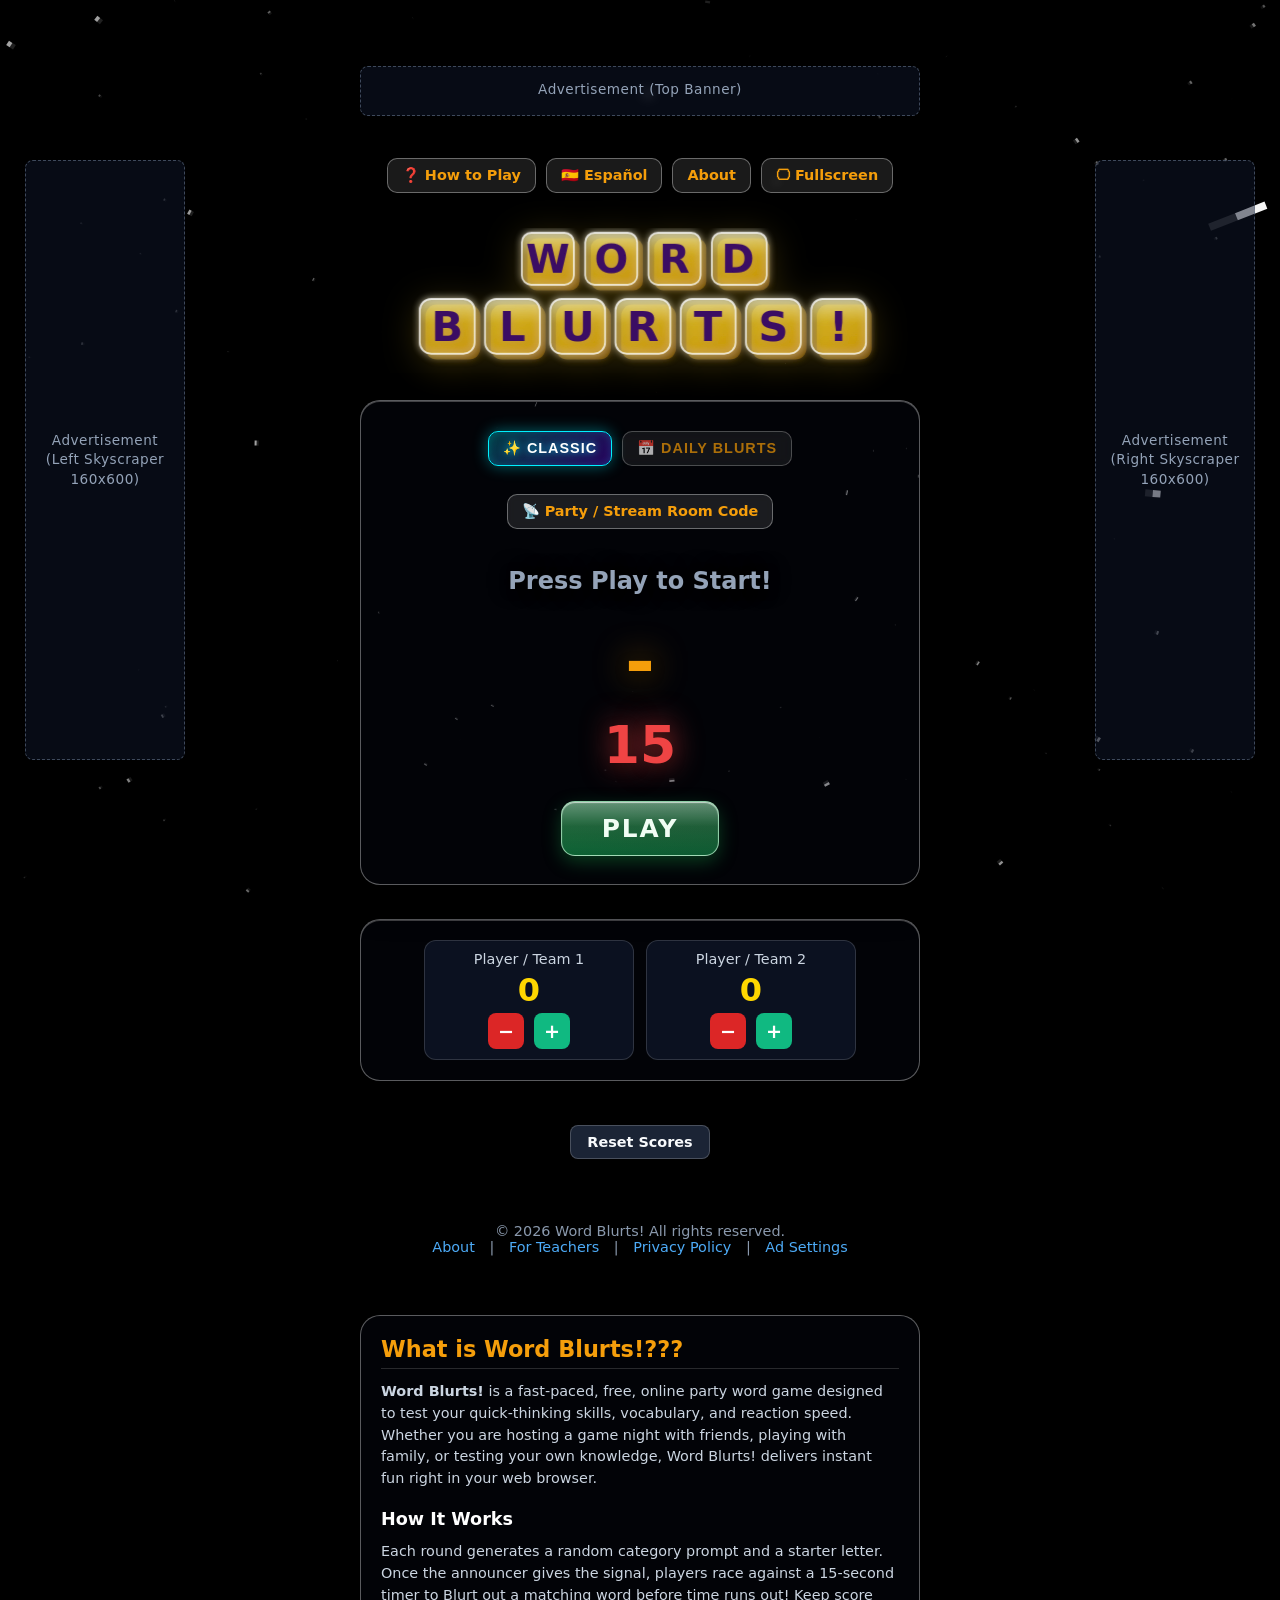
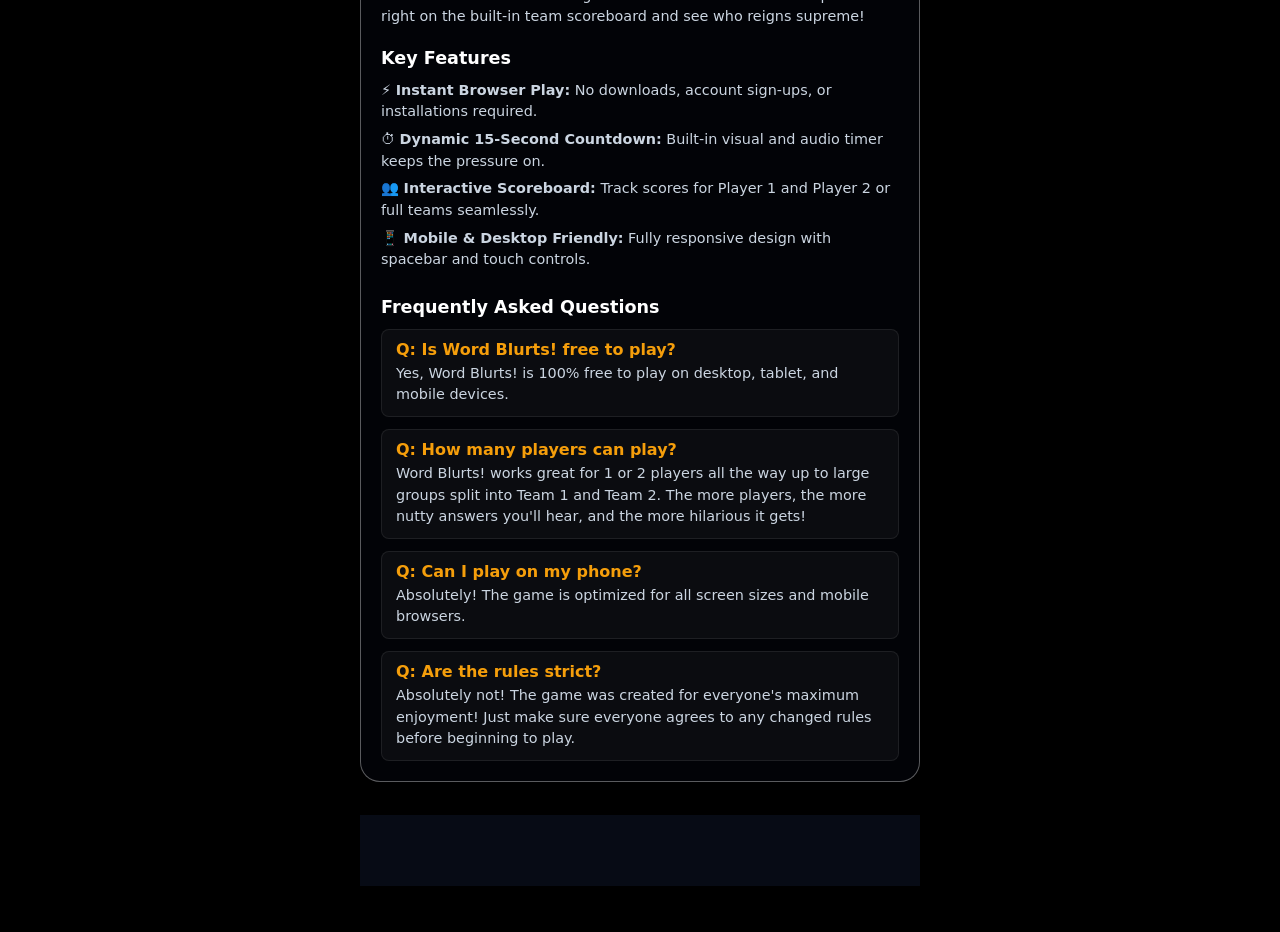
<file: index.html>
<!DOCTYPE html>
<html lang="en" translate="no">
<head>
<script async src="https://www.googletagmanager.com/gtm.js?id=GTM-NG4SJJV2"></script>
<script>
  window.dataLayer = window.dataLayer || [];
  function gtag(){dataLayer.push(arguments);}
  gtag('js', new Date());
</script>

    
    <meta charset="UTF-8">
    <meta name="viewport" content="width=device-width, initial-scale=1.0">
    <meta name="google" content="notranslate">
    <!-- PWA Web Manifest -->
    <link rel="manifest" href="manifest.json">


    <!-- Mobile & iOS Home Screen Tags -->
    <meta name="theme-color" content="#7b2cbf">
    <meta name="mobile-web-app-capable" content="yes">
    <meta name="apple-mobile-web-app-capable" content="yes">
    <meta name="apple-mobile-web-app-status-bar-style" content="black-translucent">
    <meta name="apple-mobile-web-app-title" content="Word Blurts!">
    <link rel="apple-touch-icon" href="icon-192.png">
    <meta charset="UTF-8">
    <meta name="viewport" content="width=device-width, initial-scale=1.0">
    <title>Word Blurts! - Fast-Paced Online Party Game</title>


    <!-- Social Media Open Graph Meta Tags -->
    <meta property="og:type" content="website">
    <meta property="og:url" content="https://wordblurts.com/">
    <meta property="og:title" content="Word Blurts! - Fast-Paced Online Party Game">
    <meta property="og:description" content="Test your quick thinking! Race against a 15-second timer in this free online party word game.">
    <meta property="og:image" content="https://wordblurts.com/assets/og-preview.png">


    <!-- Twitter / X Card Tags -->
    <meta name="twitter:card" content="summary_large_image">
    <meta name="twitter:title" content="Word Blurts! - Fast-Paced Online Party Game">
    <meta name="twitter:description" content="Race against the clock in this instant browser word game!">
    <meta name="twitter:image" content="https://wordblurts.com/assets/og-preview.png">


    <script async src="https://pagead2.googlesyndication.com/pagead/js/adsbygoogle.js?client=ca-pub-4218227228599951" crossorigin="anonymous"></script>
    <style>
        /* Reduce size of time-up / status announcements */
        .time-up-text, #promptDisplay.time-up {
            font-size: 80% !important;
        }
        #promptDisplay.time-up, 
        .time-up-text, 
        div.time-up-text {
            font-size: 1.8rem !important;
        }


        /* ==========================================
           PWA BANNER
           ========================================== */
        .pwa-banner {
            position: fixed;
            bottom: 20px;
            left: 50%;
            transform: translateX(-50%);
            width: 92%;
            max-width: 480px;
            background: rgba(13, 16, 38, 0.92);
            border: 1px solid rgba(0, 240, 255, 0.4);
            border-radius: 16px;
            padding: 12px 16px;
            display: flex;
            align-items: center;
            justify-content: space-between;
            gap: 12px;
            box-shadow: 0 10px 30px rgba(0, 0, 0, 0.8), 0 0 20px rgba(0, 240, 255, 0.2);
            backdrop-filter: blur(12px);
            z-index: 9999;
            transition: all 0.4s cubic-bezier(0.175, 0.885, 0.32, 1.275);
        }


        .pwa-banner.hidden {
            display: none !important;
        }


        .pwa-banner-content {
            display: flex;
            align-items: center;
            gap: 12px;
            overflow: hidden;
        }


        .pwa-icon-wrapper {
            width: 44px;
            height: 44px;
            flex-shrink: 0;
            border-radius: 10px;
            overflow: hidden;
            border: 1px solid rgba(0, 240, 255, 0.3);
            box-shadow: 0 0 8px rgba(0, 240, 255, 0.3);
        }


        .pwa-app-icon {
            width: 100%;
            height: 100%;
            object-fit: cover;
        }


        .pwa-text {
            display: flex;
            flex-direction: column;
        }


        .pwa-title {
            color: #ffffff;
            font-family: 'Orbitron', 'Rajdhani', sans-serif;
            font-size: 0.95rem;
            font-weight: 700;
            letter-spacing: 0.5px;
        }


        .pwa-subtext {
            color: #8a99ad;
            font-size: 0.75rem;
            margin-top: 2px;
        }


        .pwa-actions {
            display: flex;
            align-items: center;
            gap: 8px;
            flex-shrink: 0;
        }


        .pwa-btn-install {
            background: linear-gradient(135deg, #00f0ff 0%, #7000ff 100%);
            border: none;
            color: #ffffff;
            font-family: 'Orbitron', sans-serif;
            font-size: 0.8rem;
            font-weight: 700;
            padding: 8px 16px;
            border-radius: 20px;
            cursor: pointer;
            box-shadow: 0 0 10px rgba(0, 240, 255, 0.4);
            transition: transform 0.2s ease, box-shadow 0.2s ease;
        }


        .pwa-btn-install:active {
            transform: scale(0.95);
        }


        .pwa-btn-close {
            background: transparent;
            border: none;
            color: #8a99ad;
            font-size: 1.4rem;
            line-height: 1;
            cursor: pointer;
            padding: 4px 8px;
            transition: color 0.2s ease;
        }


        .pwa-btn-close:hover {
            color: #ffffff;
        }


      /* ==========================================
           MODE TOGGLE CONTAINER & BUTTONS
           ========================================== */
        .mode-toggle-container {
            display: flex;
            justify-content: center;
            align-items: center;
            gap: 12px;
            margin: 20px auto;
            padding: 6px;
            background: rgba(13, 16, 38, 0.75);
            border: 1px solid rgba(0, 240, 255, 0.2);
            border-radius: 50px;
            box-shadow: 0 0 20px rgba(0, 0, 0, 0.6), inset 0 0 12px rgba(0, 240, 255, 0.05);
            backdrop-filter: blur(8px);
            width: fit-content;
        }

        .mode-btn {
            background: transparent;
            border: 1px solid transparent;
            color: #8a99ad;
            font-family: 'Orbitron', 'Rajdhani', 'Segoe UI', sans-serif;
            font-size: 0.95rem;
            font-weight: 700;
            letter-spacing: 1px;
            padding: 10px 24px;
            border-radius: 30px;
            cursor: pointer;
            transition: all 0.3s cubic-bezier(0.25, 0.8, 0.25, 1);
            outline: none;
            text-transform: uppercase;
            position: relative;
            overflow: hidden;
        }

       .mode-btn:hover:not(.active) {
    color: #e2e8f0;
    border-color: rgba(0, 240, 255, 0.3);
    background: rgba(0, 240, 255, 0.05);
    box-shadow: 0 0 10px rgba(0, 240, 255, 0.15);
}

.mode-btn.active {
    color: #ffffff;
    background: linear-gradient(135deg, rgba(0, 240, 255, 0.25) 0%, rgba(112, 0, 255, 0.35) 100%);
    border-color: #00f0ff;
    box-shadow: 0 0 15px rgba(0, 240, 255, 0.4), inset 0 0 8px rgba(0, 240, 255, 0.2);
    text-shadow: 0 0 8px rgba(0, 240, 255, 0.8);
}

.mode-btn.active#dailyModeBtn {
    background: linear-gradient(135deg, rgba(124, 58, 237, 0.35) 0%, rgba(91, 33, 182, 0.45) 100%);
    border-color: #a78bfa;
    box-shadow: 0 0 15px rgba(167, 139, 250, 0.35), inset 0 0 8px rgba(167, 139, 250, 0.2);
    text-shadow: 0 0 8px rgba(167, 139, 250, 0.7);
}

.mode-btn:active {
    transform: scale(0.96);
}

/* Match top and bottom banner height & edge clearance on desktop */
.ad-banner-top,
.ad-banner-bottom {
    display: flex;
    align-items: center;
    justify-content: center;
    width: 100%;
    max-width: 760px;
    height: 60px;
    min-height: 50px;
    max-height: 70px;
    padding: 4px 8px;
    box-sizing: border-box;
    background-color: rgba(15, 23, 42, 0.96);
    backdrop-filter: blur(6px);
    z-index: 999;
}

.ad-banner-top {
    position: sticky;
    top: 16px;
    margin: 16px auto 10px auto;
}

.ad-banner-bottom {
    position: fixed;
    bottom: 16px;
    left: 50%;
    transform: translateX(-50%);
    margin: 0;
}

/* Give page content room at the bottom so the fixed banner doesn't cover text */
.game-container {
    padding-bottom: 90px;
}

/* Uniform vertical spacing through the game field down to Reset Scores */
.game-field-stack > * + *,
.game-field-reset {
    margin-top: 10px !important;
}

@media (max-width: 768px) {
    .side-column {
        display: none !important;
    }
    .game-container {
        padding-top: calc(16px + env(safe-area-inset-top, 0px));
        padding-bottom: calc(90px + env(safe-area-inset-bottom, 0px));
    }
    .ad-banner-top {
        top: 0;
        height: auto;
        min-height: calc(50px + env(safe-area-inset-top, 0px));
        max-height: none;
        padding-top: env(safe-area-inset-top, 0px);
        padding-bottom: 0;
        margin: 0 auto 10px auto;
    }
    .ad-banner-bottom {
        bottom: 0;
        left: 50%;
        transform: translateX(-50%);
        height: auto;
        min-height: calc(50px + env(safe-area-inset-bottom, 0px));
        max-height: none;
        padding-top: 0;
        padding-bottom: calc(env(safe-area-inset-bottom, 0px) + 16px);
        margin: 0;
    }
}

@media (max-width: 480px) {
    .mode-toggle-container {
        width: 90%;
        gap: 6px;
    }
    .mode-btn {
        flex: 1;
        padding: 8px 12px;
        font-size: 0.82rem;
        text-align: center;
    }
}

/* ==========================================
   DAILY RESULTS MODAL STYLES
   ========================================== */
.modal-overlay {
    position: fixed;
    top: 0;
    left: 0;
    width: 100vw;
    height: 100vh;
    background-color: rgba(10, 14, 26, 0.85);
    backdrop-filter: blur(6px);
    display: flex;
    justify-content: center;
    align-items: center;
    z-index: 1000;
    animation: fadeIn 0.3s ease-out;
}

.modal-card {
    background: linear-gradient(145deg, #1e293b, #0f172a);
    border: 2px solid #38bdf8;
    box-shadow: 0 10px 30px rgba(56, 189, 248, 0.25);
    border-radius: 18px;
    padding: 30px;
    width: 90%;
    max-width: 420px;
    text-align: center;
    color: #ffffff;
    box-sizing: border-box;
}

.modal-title {
    font-family: 'Segoe UI Black', Arial-Black, sans-serif;
    font-size: 1.6rem;
    margin-top: 0;
    margin-bottom: 20px;
    color: #fef08a;
    text-shadow: 0 2px 8px rgba(254, 240, 138, 0.3);
}

.stats-row {
    display: flex;
    justify-content: space-around;
    gap: 10px;
    margin-bottom: 20px;
}

.stat-box {
    background: rgba(255, 255, 255, 0.05);
    border: 1px solid rgba(255, 255, 255, 0.1);
    border-radius: 12px;
    padding: 12px 8px;
    flex: 1;
    display: flex;
    flex-direction: column;
    align-items: center;
}

.stat-value {
    font-size: 1.4rem;
    font-weight: 900;
    color: #38bdf8;
}

.stat-label {
    font-size: 0.75rem;
    text-transform: uppercase;
    letter-spacing: 0.5px;
    color: #94a3b8;
    margin-top: 4px;
}


        .emoji-grid {
            font-size: 1.5rem;
            letter-spacing: 4px;
            margin: 15px 0;
            word-break: break-all;
        }


        .next-blurt-msg {
            font-size: 0.9rem;
            color: #cbd5e1;
            margin-bottom: 20px;
        }


        .share-btn {
            background: linear-gradient(135deg, #22c55e, #15803d);
            color: #ffffff;
            font-family: 'Segoe UI Black', Arial-Black, sans-serif;
            font-size: 1.1rem;
            border: none;
            border-radius: 12px;
            padding: 14px 28px;
            cursor: pointer;
            width: 100%;
            transition: transform 0.15s ease, box-shadow 0.15s ease;
            box-shadow: 0 4px 14px rgba(34, 197, 94, 0.4);
        }


        .share-btn:hover {
            transform: translateY(-2px);
            box-shadow: 0 6px 20px rgba(34, 197, 94, 0.6);
        }


        .share-btn:active {
            transform: translateY(1px);
        }


        @keyframes fadeIn {
            from { opacity: 0; transform: scale(0.95); }
            to { opacity: 1; transform: scale(1); }
        }


        /* ==========================================
           MAIN GAME STYLES
           ========================================== */
        :root {
            --primary-green: #10b981;
            --primary-green-hover: #059669;
            --card-bg: rgba(10, 15, 30, 0.25);
            --card-border: rgba(255, 255, 255, 0.35);
            --accent-yellow: #f59e0b;
            --text-color: #f8fafc;
            --accent-glow: rgba(245, 158, 11, 0.75);
            --btn-green: #2e7d32;
            --btn-red: #c62828;
        }


        * {
            box-sizing: border-box;
            margin: 0;
            padding: 0;
            font-family: 'Segoe UI', system-ui, -apple-system, BlinkMacSystemFont, Roboto, sans-serif;
        }


        body {
            background-color: #000000;
            color: var(--text-color);
            min-height: 100vh;
            display: flex;
            flex-direction: column;
            align-items: center;
            justify-content: space-between;
            overflow-x: hidden;
            position: relative;
            padding-top: 56px;
        }


        #starfield {
            position: fixed;
            top: 0;
            left: 0;
            width: 100vw;
            height: 100vh;
            z-index: 0;
            pointer-events: none;
        }


        .ad-banner {
            position: relative;
            z-index: 10;
            width: 100%;
            max-width: 728px;
            height: 90px;
            background-color: rgba(15, 23, 42, 0.5);
            display: flex;
            align-items: center;
            justify-content: center;
            color: #94a3b8;
            font-size: 0.85rem;
            border: 1px dashed rgba(100, 116, 139, 0.6);
            border-radius: 8px;
            margin: 10px 0;
            letter-spacing: 0.5px;
        }


        .page-layout {
            display: flex;
            justify-content: center;
            align-items: flex-start;
            width: 100%;
            max-width: 1200px;
            margin: 0 auto;
            position: relative;
            z-index: 10;
        }


        .side-column {
            display: none;
            width: 160px;
            background-color: transparent;
            margin: 10px;
        }


        .ad-placeholder-vertical {
            width: 160px;
            height: 600px;
            background-color: rgba(15, 23, 42, 0.5);
            border: 1px dashed rgba(100, 116, 139, 0.6);
            border-radius: 8px;
            display: flex;
            align-items: center;
            justify-content: center;
            text-align: center;
            color: #94a3b8;
            font-size: 0.85rem;
            letter-spacing: 0.5px;
            line-height: 1.4;
            padding: 10px;
        }


        .game-container {
            width: 100%;
            max-width: 650px;
            display: flex;
            flex-direction: column;
            align-items: center;
            gap: 20px;
            margin: 0 auto;
            padding: 10px 20px 20px 20px;
        }


        header {
            width: 100%;
            display: flex;
            justify-content: center;
            padding: 5px 0;
        }


        .logo-3d {
            width: 100%;
            max-width: 520px;
            height: auto;
            filter: drop-shadow(0px 12px 20px rgba(0, 0, 0, 0.85));
        }


        .rules-toggle-btn {
            background: rgba(255, 255, 255, 0.1);
            color: var(--accent-yellow);
            border: 1px solid var(--card-border);
            padding: 8px 18px;
            border-radius: 20px;
            font-size: 0.9rem;
            font-weight: 700;
            cursor: pointer;
            transition: all 0.2s ease;
            backdrop-filter: blur(5px);
            display: inline-flex;
            align-items: center;
            gap: 6px;
        }


        .rules-toggle-btn:hover {
            background: rgba(255, 255, 255, 0.2);
            color: #ffffff;
            transform: translateY(-1px);
        }


        .btn-lang {
            background: rgba(255, 255, 255, 0.1);
            color: var(--accent-yellow);
            border: 1px solid var(--card-border);
            padding: 8px 18px;
            border-radius: 20px;
            font-size: 0.9rem;
            font-weight: 700;
            cursor: pointer;
            transition: all 0.2s ease;
            backdrop-filter: blur(5px);
            display: inline-flex;
            align-items: center;
            gap: 6px;
        }


        .btn-lang:hover {
            background: rgba(255, 255, 255, 0.2);
            color: #ffffff;
            transform: translateY(-1px);
        }


        .rules-card {
            background: var(--card-bg);
            padding: 16px 20px;
            border-radius: 12px;
            font-size: 0.92rem;
            color: #ffffff;
            line-height: 1.5;
            border: 1px solid var(--card-border);
            box-shadow: 0 8px 32px 0 rgba(0, 0, 0, 0.7);
            text-shadow: 0 2px 4px rgba(0, 0, 0, 0.9);
            display: none;
            width: 100%;
            animation: fadeIn 0.3s ease;
        }


        .rules-card kbd {
            background: rgba(255, 255, 255, 0.25);
            border: 1px solid rgba(255, 255, 255, 0.4);
            border-radius: 4px;
            padding: 2px 6px;
            font-size: 0.8rem;
            color: var(--accent-yellow);
            font-weight: 700;
        }


     .game-card {
            background: var(--card-bg);
            width: 100%;
            padding: 22px 20px;
            border-radius: 20px;
            box-shadow: 0 15px 35px rgba(0, 0, 0, 0.7), inset 0 1px 0 rgba(255, 255, 255, 0.25);
            display: flex;
            flex-direction: column;
            align-items: center;
            gap: 12px;
            border: 1px solid var(--card-border);
            position: relative;
            overflow: hidden;
        }

        .game-card > * {
            margin-top: 0 !important;
            margin-bottom: 0 !important;
        }

        .prompt-box {
            font-size: 1.45rem;
            font-weight: 800;
            min-height: 52px;
            display: flex;
            align-items: center;
            justify-content: center;
            color: #ffffff;
            text-shadow: 0 2px 10px rgba(0, 0, 0, 0.95), 0 0 20px rgba(0, 0, 0, 0.9);
            text-align: center;
        }

        .letter-display {
            font-size: 4.5rem;
            font-weight: 900;
            color: var(--accent-yellow);
            line-height: 1;
            text-shadow: 0 0 35px var(--accent-glow), 0 4px 12px rgba(0, 0, 0, 0.95);
            transition: transform 0.2s ease;
        }

        .timer {
            font-size: 3.25rem;
            font-weight: 900;
            color: #ef4444;
            min-height: 52px;
            display: flex;
            align-items: center;
            justify-content: center;
            text-shadow: 0 0 30px rgba(239, 68, 68, 0.85), 0 4px 12px rgba(0, 0, 0, 0.95);
            white-space: nowrap;
            max-width: 100%;
        }

        .play-btn {
            background: linear-gradient(135deg, #10b981 0%, #059669 100%);
            color: white;
            font-size: 1.65rem;
            font-weight: 800;
            padding: 13px 46px;
            border: none;
            border-radius: 50px;
            cursor: pointer;
            box-shadow: 0 8px 25px rgba(16, 185, 129, 0.5), 0 4px 0 #047857;
            transition: all 0.15s ease;
            text-transform: uppercase;
            letter-spacing: 1px;
            touch-action: manipulation;
        }

        .play-btn:hover {
            transform: translateY(-2px);
            box-shadow: 0 12px 30px rgba(16, 185, 129, 0.6), 0 6px 0 #047857;
        }

        .play-btn:active {
            transform: translateY(3px);
            box-shadow: 0 4px 15px rgba(16, 185, 129, 0.4), 0 1px 0 #047857;
        }

        .play-btn:focus {
            outline: none;
        }


        .scoreboard-container {
            width: 100%;
            display: flex;
            flex-direction: column;
            align-items: center;
            gap: 10px;
        }


        .scoreboard {
            background: var(--card-bg);
            width: 100%;
            padding: 20px 15px;
            border-radius: 20px;
            box-shadow: 0 15px 35px rgba(0, 0, 0, 0.7), inset 0 1px 0 rgba(255, 255, 255, 0.25);
            display: flex;
            justify-content: space-around;
            align-items: center;
            gap: 15px;
            border: 1px solid var(--card-border);
        }


        .team-score-card {
            display: flex;
            flex-direction: column;
            align-items: center;
            flex: 1;
            background: rgba(255, 255, 255, 0.05);
            padding: 12px 8px;
            border-radius: 14px;
            border: 1px solid rgba(255, 255, 255, 0.15);
        }


        .team-label {
            font-size: 0.95rem;
            font-weight: 700;
            color: #ffffff;
            text-shadow: 0 2px 4px rgba(0, 0, 0, 0.9);
            margin-bottom: 4px;
        }


        .score-display {
            font-size: 2.8rem;
            font-weight: 900;
            color: var(--accent-yellow);
            text-shadow: 0 0 15px var(--accent-glow);
            margin: 2px 0;
        }


        .score-controls {
            display: flex;
            gap: 10px;
            width: 100%;
            justify-content: center;
            margin-top: 6px;
        }


        .btn-score {
            min-width: 52px;
            min-height: 52px;
            font-size: 1.8rem;
            font-weight: bold;
            border: none;
            border-radius: 12px;
            color: #ffffff;
            cursor: pointer;
            display: flex;
            align-items: center;
            justify-content: center;
            touch-action: manipulation;
            transition: transform 0.1s ease;
            box-shadow: 0 4px 10px rgba(0, 0, 0, 0.5);
        }


        .btn-score:active {
            transform: scale(0.92);
        }


        .btn-plus {
            background-color: var(--btn-green);
            flex: 1;
        }


        .btn-minus {
            background-color: var(--btn-red);
            flex: 1;
        }


        .reset-score-btn {
            background: rgba(239, 68, 68, 0.15);
            color: #fca5a5;
            border: 1px solid rgba(239, 68, 68, 0.4);
            padding: 6px 16px;
            border-radius: 15px;
            font-size: 0.8rem;
            font-weight: 700;
            letter-spacing: 0.5px;
            cursor: pointer;
            transition: all 0.2s ease;
        }


        .reset-score-btn:hover {
            background: rgba(239, 68, 68, 0.3);
            color: #ffffff;
        }


        .seo-info-card {
            background: var(--card-bg);
            border: 1px solid var(--card-border);
            border-radius: 20px;
            padding: 25px;
            width: 100%;
            text-align: left;
            color: var(--text-color);
            box-shadow: 0 15px 35px rgba(0, 0, 0, 0.7);
            display: flex;
            flex-direction: column;
            gap: 12px;
        }


        .seo-info-card h2 {
            color: var(--accent-yellow);
            font-size: 1.4rem;
            border-bottom: 1px solid rgba(255, 255, 255, 0.15);
            padding-bottom: 6px;
        }


        .seo-info-card h3 {
            color: #ffffff;
            font-size: 1.1rem;
            margin-top: 8px;
        }


        .seo-info-card p, .seo-info-card li {
            font-size: 0.9rem;
            line-height: 1.5;
            color: #cbd5e1;
        }


        .seo-info-card ul {
            list-style: none;
            padding-left: 0;
        }


        .seo-info-card li {
            margin-bottom: 6px;
        }


        .faq-item {
            background: rgba(255, 255, 255, 0.04);
            padding: 10px 14px;
            border-radius: 8px;
            border: 1px solid rgba(255, 255, 255, 0.08);
        }


        .faq-item strong {
            color: var(--accent-yellow);
            display: block;
            margin-bottom: 4px;
        }


        @media screen and (min-width: 768px) {
            .side-column {
                display: block;
                position: fixed;
                top: 50%;
                transform: translateY(-50%);
                z-index: 100;
            }
            .side-column-left {
                left: 15px;
            }
            .side-column-right {
                right: 15px;
            }
        }


        @media (max-width: 480px) {
            .timer {
                font-size: 2.6rem;
            }
            .btn-score {
                min-width: 44px;
                min-height: 44px;
                font-size: 1.5rem;
            }
            .score-display {
                font-size: 2.2rem;
            }
            .team-label {
                font-size: 0.82rem;
            }
        }

.top-utility-bar,
.mode-toggle-container,
#roomModeWrapper {
    display: flex !important;
    flex-wrap: wrap !important;
    justify-content: center !important;
    align-items: center !important;
    gap: 10px !important;
    margin: 10px auto !important;
}

.rules-toggle-btn,
.mode-btn,
#toggleRoomBarBtn {
    display: inline-flex !important;
    align-items: center !important;
    justify-content: center !important;
    padding: 8px 14px !important;
    font-size: 0.9rem !important;
    font-weight: 600 !important;
    line-height: 1.2 !important;
    border-radius: 10px !important;
}

.game-card .prompt-box,
.game-card .letter-display,
.game-card .timer,
.game-card .play-btn {
    margin-top: 10px !important;
    margin-bottom: 10px !important;
}

.play-btn {
    padding: 12px 34px !important;
    font-size: 1.25rem !important;
    font-weight: 800 !important;
    letter-spacing: 1.5px !important;
    color: #ecfdf5 !important;
    border-radius: 14px !important;
    border: 1px solid rgba(167, 243, 208, 0.55) !important;
    background:
        linear-gradient(180deg, rgba(255, 255, 255, 0.28) 0%, rgba(255, 255, 255, 0.04) 48%, rgba(0, 0, 0, 0.18) 100%),
        linear-gradient(135deg, rgba(6, 95, 70, 0.72) 0%, rgba(4, 47, 46, 0.78) 100%) !important;
    box-shadow:
        inset 0 1px 1px rgba(255, 255, 255, 0.55),
        0 8px 20px rgba(4, 47, 46, 0.45) !important;
    backdrop-filter: blur(6px) !important;
    cursor: pointer !important;
}

        /* Center the logo cleanly over the gameplay card and give it a glassy sheen */
header {
    display: flex;
    justify-content: center;
    align-items: center;
    width: 100%;
}

.logo-3d {
    display: block;
    margin: 0 auto;
    max-width: 520px;
    width: 100%;
    height: auto;
    filter: drop-shadow(0 6px 18px rgba(250, 204, 21, 0.25));
}

/* Remove the oval/pill wrapper around Classic & Daily Blurts */
.mode-toggle-container {
    background: transparent !important;
    border: none !important;
    box-shadow: none !important;
    border-radius: 0 !important;
    padding: 0 !important;
    gap: 10px !important;
    margin: 8px auto !important;
}

#roomModeWrapper {
    margin: 8px auto 6px auto !important;
}

/* Tighten vertical spacing between Party button, prompt, letter, timer, and PLAY */
.game-card .prompt-box {
    margin-top: 8px !important;
    margin-bottom: 4px !important;
}

.game-card .letter-display {
    margin-top: 2px !important;
    margin-bottom: 4px !important;
}

.game-card .timer {
    margin-top: 2px !important;
    margin-bottom: 10px !important;
}

.game-card .play-btn {
    margin-top: 4px !important;
    margin-bottom: 6px !important;
}

/* Standardize utility/mode/room buttons without overriding red or custom-colored buttons */
.top-utility-bar .rules-toggle-btn,
.mode-toggle-container .mode-btn,
#roomModeWrapper .rules-toggle-btn {
    display: inline-flex !important;
    align-items: center !important;
    justify-content: center !important;
    padding: 8px 14px !important;
    font-size: 0.9rem !important;
    font-weight: 600 !important;
    line-height: 1.2 !important;
    border-radius: 10px !important;
}

/* Keep any red scoring/reset/penalty buttons distinctly red */
button[class*="red"],
button[id*="red"],
.score-btn-red,
.btn-red {
    background: linear-gradient(180deg, rgba(248, 113, 113, 0.72), rgba(185, 28, 28, 0.82)) !important;
    border-color: rgba(254, 202, 202, 0.65) !important;
    color: #fff5f5 !important;
}

/* Brighter, translucent, glossy green PLAY button */
.play-btn {
    padding: 11px 32px !important;
    font-size: 1.2rem !important;
    font-weight: 800 !important;
    letter-spacing: 1.5px !important;
    color: #f0fdf4 !important;
    border-radius: 14px !important;
    border: 1px solid rgba(187, 247, 208, 0.7) !important;
    background:
        linear-gradient(180deg, rgba(255, 255, 255, 0.36) 0%, rgba(255, 255, 255, 0.08) 46%, rgba(16, 185, 129, 0.12) 100%),
        linear-gradient(135deg, rgba(22, 163, 74, 0.52) 0%, rgba(21, 128, 61, 0.58) 100%) !important;
    box-shadow:
        inset 0 1px 1px rgba(255, 255, 255, 0.65),
        0 6px 18px rgba(22, 163, 74, 0.35) !important;
    backdrop-filter: blur(4px) !important;
    cursor: pointer !important;
}

        header {
    display: flex !important;
    justify-content: center !important;
    align-items: center !important;
    width: 100% !important;
    margin: 0 auto !important;
}

.logo-3d {
    display: block !important;
    margin: 0 auto !important;
    width: 100% !important;
    max-width: 520px !important;
    height: auto !important;
}

.game-container,
.game-card {
    margin-left: auto !important;
    margin-right: auto !important;
}

.play-btn {
    padding: 12px 40px !important;
    font-size: 1.55rem !important;
    font-weight: 800 !important;
    letter-spacing: 2px !important;
    color: #f0fdf4 !important;
    border-radius: 14px !important;
    border: 1px solid rgba(187, 247, 208, 0.72) !important;
    background:
        linear-gradient(180deg, rgba(255, 255, 255, 0.36) 0%, rgba(255, 255, 255, 0.08) 46%, rgba(16, 185, 129, 0.12) 100%),
        linear-gradient(135deg, rgba(22, 163, 74, 0.54) 0%, rgba(21, 128, 61, 0.60) 100%) !important;
    box-shadow:
        inset 0 1px 1px rgba(255, 255, 255, 0.65),
        0 6px 18px rgba(22, 163, 74, 0.35) !important;
    backdrop-filter: blur(4px) !important;
    cursor: pointer !important;
}

/* Keep game-card centered and matching the gameplay column width */
.game-card {
    max-width: 560px !important;
    margin-left: auto !important;
    margin-right: auto !important;
}

header,
header .logo-3d {
    margin-left: auto !important;
    margin-right: auto !important;
}

/* Override any earlier left/transform offset on the logo so it matches the top buttons */
header .logo-3d,
.logo-3d {
    position: static !important;
    left: auto !important;
    right: auto !important;
    transform: none !important;
    margin-left: auto !important;
    margin-right: auto !important;
    display: block !important;
}

/* Center the main gameplay column & stack evenly */
main,
.main-content,
.game-wrapper,
.game-container,
.game-card,
.rules-card {
    margin-left: auto !important;
    margin-right: auto !important;
}

.game-card {
    max-width: 560px !important;
    width: 100% !important;
}

header,
header .logo-3d {
    margin-left: auto !important;
    margin-right: auto !important;
    display: block !important;
}

/* Keep all main column children centered inside .game-container */
.game-container {
    flex: 1 1 auto;
    max-width: 680px;
    margin: 0 auto;
    display: flex;
    flex-direction: column;
    align-items: center;
}

.game-container > footer,
.game-container footer {
    width: 100%;
    text-align: center;
    margin-left: auto;
    margin-right: auto;
}

/* Keep .ad-banner-top aligned with the central column and sticky */
.ad-banner-top {
    display: flex;
    align-items: center;
    justify-content: center;
    position: sticky;
    top: 0;
    width: 100%;
    max-width: 760px;
    min-height: 50px;
    height: calc(50px + env(safe-area-inset-top, 0px));
    padding-top: env(safe-area-inset-top, 0px);
    margin: 0 auto 12px auto;
    transform: none;
    z-index: 999;
}

/* 2. Center the main game column evenly between the left and right skyscrapers */
.page-layout {
    justify-content: space-between !important;
    max-width: 1200px !important;
    margin-left: auto !important;
    margin-right: auto !important;
}

.game-container {
    flex: 0 1 600px !important;
    margin-left: auto !important;
    margin-right: auto !important;
    display: flex !important;
    flex-direction: column !important;
    align-items: center !important;
}

/* 3. Keep the footer centered directly beneath the game card */
footer {
    width: 100% !important;
    max-width: 600px !important;
    margin: 24px auto 0 auto !important;
    text-align: center !important;
}
        
    </style>


    <!-- Structured Data / SEO Schema Markup -->
    <script type="application/ld+json">
    {
      "@context": "https://schema.org",
      "@graph": [
        {
          "@type": "WebApplication",
          "@id": "https://wordblurts.com/#game",
          "name": "Word Blurts!",
          "url": "https://wordblurts.com/",
          "applicationCategory": "GameApplication",
          "genre": "Party Game",
          "operatingSystem": "All",
          "browserRequirements": "Requires JavaScript. Requires HTML5.",
          "offers": {
            "@type": "Offer",
            "price": "0.00",
            "priceCurrency": "USD"
          },
          "description": "Word Blurts! is a fast-paced, free online party word game designed to test quick-thinking skills, vocabulary, and reaction speed.",
          "author": {
            "@type": "Organization",
            "name": "Word Blurts!"
          }
        },
        {
          "@type": "FAQPage",
          "@id": "https://wordblurts.com/#faq",
          "mainEntity": [
            {
              "@type": "Question",
              "name": "Is Word Blurts! free to play?",
              "acceptedAnswer": {
                "@type": "Answer",
                "text": "Yes, Word Blurts! is 100% free to play on desktop, tablet, and mobile devices."
              }
            },
            {
              "@type": "Question",
              "name": "How many players can play?",
              "acceptedAnswer": {
                "@type": "Answer",
                "text": "Word Blurts! works great for 1 or 2 players all the way up to large groups split into Team 1 and Team 2. The more players, the more nutty answers you'll hear, and the more hilarious it gets!"
              }
            },
            {
              "@type": "Question",
              "name": "Can I play on my phone?",
              "acceptedAnswer": {
                "@type": "Answer",
                "text": "Absolutely! The game is optimized for all screen sizes and mobile browsers."
              }
            },
            {
              "@type": "Question",
              "name": "Are the rules strict?",
              "acceptedAnswer": {
                "@type": "Answer",
                "text": "Absolutely not! The game was created for everyone's maximum enjoyment! Just make sure everyone agrees to any changed rules before beginning to play."
              }
            }
          ]
        }
      ]
    }
    </script>
</head>
<body>
    <canvas id="starfield"></canvas>


    <!-- Page Layout Wrapper with Side Banners -->
    <div class="page-layout">


        <!-- Left Skyscraper Banner -->
        <aside class="side-column side-column-left">
            <div class="ad-placeholder-vertical">
                <span>Advertisement<br>(Left Skyscraper 160x600)</span>
            </div>
        </aside>

<!-- Main Game Container -->
      <div class="game-container">
            
                 <!-- TOP BANNER -->
            <div class="ad-banner ad-banner-top">
                <span>Advertisement (Top Banner)</span>
            </div>

            <div class="top-utility-bar">
                <button id="rules-btn" class="rules-toggle-btn" onclick="toggleRules()">
                    <span id="rulesText">❓ How to Play</span>
                </button>

                <button id="lang-toggle-btn" class="rules-toggle-btn" onclick="toggleLanguage()">
                    <span>🇪🇸 Español</span>
                </button>

                <button id="open-about-btn" class="rules-toggle-btn" onclick="openAboutModal()">
                    <span id="aboutText">📖 About</span>
                </button>

                <button class="rules-toggle-btn" id="fullscreenToggleBtn" onclick="toggleFullScreen()">
                    <span id="fullscreenText">🖵 Fullscreen</span>
                </button>
            </div>

            <!-- RULES CARD (placed cleanly below button bar) -->
            <section class="rules-card" id="rulesCard" style="display: none; padding: 15px; margin: 10px auto; max-width: 600px; background: #1e293b; color: #f8fafc; border-radius: 8px; box-shadow: 0 4px 6px rgba(0,0,0,0.3);">
                <!-- The JavaScript translation block will automatically fill this in! -->
            </section>

        <!-- HEADER & GLASSY TRANSLUCENT LOGO -->
<header>
    <svg class="logo-3d" viewBox="0 0 550 155" xmlns="http://www.w3.org/2000/svg">
        <defs>
            <linearGradient id="yellowFront" x1="0%" y1="0%" x2="0%" y2="100%">
                <stop offset="0%" stop-color="#fef9c3" stop-opacity="0.52"/>
                <stop offset="45%" stop-color="#facc15" stop-opacity="0.34"/>
                <stop offset="100%" stop-color="#eab308" stop-opacity="0.38"/>
            </linearGradient>
            <linearGradient id="yellowSide" x1="0%" y1="0%" x2="100%" y2="100%">
                <stop offset="0%" stop-color="#fde047" stop-opacity="0.32"/>
                <stop offset="100%" stop-color="#ca8a04" stop-opacity="0.42"/>
            </linearGradient>
            <filter id="glow" x="-20%" y="-20%" width="140%" height="140%">
                <feGaussianBlur stdDeviation="4" result="blur" />
                <feComposite in="SourceGraphic" in2="blur" operator="over" />
            </filter>
        </defs>
        <g filter="url(#glow)">
            <g transform="translate(150, 5)">
                <rect x="6" y="6" width="55" height="55" rx="10" fill="url(#yellowSide)" />
                <rect x="0" y="0" width="55" height="55" rx="10" fill="url(#yellowFront)" stroke="rgba(255,255,255,0.75)" stroke-width="2" />
                <text x="27.5" y="42" font-family="'Segoe UI Black', Arial-Black, sans-serif" font-weight="900" font-size="42" fill="#3b0764" text-anchor="middle">W</text>
            </g>
            <g transform="translate(217, 5)">
                <rect x="6" y="6" width="55" height="55" rx="10" fill="url(#yellowSide)" />
                <rect x="0" y="0" width="55" height="55" rx="10" fill="url(#yellowFront)" stroke="rgba(255,255,255,0.75)" stroke-width="2" />
                <text x="27.5" y="42" font-family="'Segoe UI Black', Arial-Black, sans-serif" font-weight="900" font-size="42" fill="#3b0764" text-anchor="middle">O</text>
            </g>
            <g transform="translate(284, 5)">
                <rect x="6" y="6" width="55" height="55" rx="10" fill="url(#yellowSide)" />
                <rect x="0" y="0" width="55" height="55" rx="10" fill="url(#yellowFront)" stroke="rgba(255,255,255,0.75)" stroke-width="2" />
                <text x="27.5" y="42" font-family="'Segoe UI Black', Arial-Black, sans-serif" font-weight="900" font-size="42" fill="#3b0764" text-anchor="middle">R</text>
            </g>
            <g transform="translate(351, 5)">
                <rect x="6" y="6" width="55" height="55" rx="10" fill="url(#yellowSide)" />
                <rect x="0" y="0" width="58" height="55" rx="10" fill="url(#yellowFront)" stroke="rgba(255,255,255,0.75)" stroke-width="2" />
                <text x="27.5" y="42" font-family="'Segoe UI Black', Arial-Black, sans-serif" font-weight="900" font-size="42" fill="#3b0764" text-anchor="middle">D</text>
            </g>
            <g transform="translate(42, 75)">
                <rect x="6" y="6" width="58" height="58" rx="12" fill="url(#yellowSide)" />
                <rect x="0" y="0" width="58" height="58" rx="12" fill="url(#yellowFront)" stroke="rgba(255,255,255,0.75)" stroke-width="2" />
                <text x="29" y="44" font-family="'Segoe UI Black', Arial-Black, sans-serif" font-weight="900" font-size="44" fill="#3b0764" text-anchor="middle">B</text>
            </g>
            <g transform="translate(111, 75)">
                <rect x="6" y="6" width="58" height="58" rx="12" fill="url(#yellowSide)" />
                <rect x="0" y="0" width="58" height="58" rx="12" fill="url(#yellowFront)" stroke="rgba(255,255,255,0.75)" stroke-width="2" />
                <text x="29" y="44" font-family="'Segoe UI Black', Arial-Black, sans-serif" font-weight="900" font-size="44" fill="#3b0764" text-anchor="middle">L</text>
            </g>
            <g transform="translate(180, 75)">
                <rect x="6" y="6" width="58" height="58" rx="12" fill="url(#yellowSide)" />
                <rect x="0" y="0" width="58" height="58" rx="12" fill="url(#yellowFront)" stroke="rgba(255,255,255,0.75)" stroke-width="2" />
                <text x="29" y="44" font-family="'Segoe UI Black', Arial-Black, sans-serif" font-weight="900" font-size="44" fill="#3b0764" text-anchor="middle">U</text>
            </g>
            <g transform="translate(249, 75)">
                <rect x="6" y="6" width="58" height="58" rx="12" fill="url(#yellowSide)" />
                <rect x="0" y="0" width="58" height="58" rx="12" fill="url(#yellowFront)" stroke="rgba(255,255,255,0.75)" stroke-width="2" />
                <text x="29" y="44" font-family="'Segoe UI Black', Arial-Black, sans-serif" font-weight="900" font-size="44" fill="#3b0764" text-anchor="middle">R</text>
            </g>
            <g transform="translate(318, 75)">
                <rect x="6" y="6" width="58" height="58" rx="12" fill="url(#yellowSide)" />
                <rect x="0" y="0" width="58" height="58" rx="12" fill="url(#yellowFront)" stroke="rgba(255,255,255,0.75)" stroke-width="2" />
                <text x="29" y="44" font-family="'Segoe UI Black', Arial-Black, sans-serif" font-weight="900" font-size="44" fill="#3b0764" text-anchor="middle">T</text>
            </g>
            <g transform="translate(387, 75)">
                <rect x="6" y="6" width="58" height="58" rx="12" fill="url(#yellowSide)" />
                <rect x="0" y="0" width="58" height="58" rx="12" fill="url(#yellowFront)" stroke="rgba(255,255,255,0.75)" stroke-width="2" />
                <text x="29" y="44" font-family="'Segoe UI Black', Arial-Black, sans-serif" font-weight="900" font-size="44" fill="#3b0764" text-anchor="middle">S</text>
            </g>
            <g transform="translate(456, 75)">
                <rect x="6" y="6" width="58" height="58" rx="12" fill="url(#yellowSide)" />
                <rect x="0" y="0" width="58" height="58" rx="12" fill="url(#yellowFront)" stroke="rgba(255,255,255,0.75)" stroke-width="2" />
                <text x="29" y="44" font-family="'Segoe UI Black', Arial-Black, sans-serif" font-weight="900" font-size="44" fill="#3b0764" text-anchor="middle">!</text>
            </g>
        </g>
    </svg>
</header>

           <!-- MAIN GAME CARD -->
            <main class="game-card">
                <!-- MODE TOGGLE BUTTONS (matched to standard button size) -->
                <div class="mode-toggle-container">
                    <button id="randomModeBtn" class="mode-btn rules-toggle-btn active">✨ Classic</button>
                    <button id="dailyModeBtn" class="mode-btn rules-toggle-btn">📅 Daily Blurts</button>
                </div>

     <!-- PARTY / STREAM ROOM CODE BAR -->
<div id="roomModeWrapper" style="width: 100%; max-width: 100%; box-sizing: border-box; text-align: center;">
    <button type="button" id="toggleRoomBarBtn" class="rules-toggle-btn" onclick="toggleRoomPanel()" style="max-width: 100%; white-space: normal; box-sizing: border-box;">
        📡 Party / Stream Room Code
    </button>

    <div id="roomPanel" style="display: none; margin-top: 6px; padding: 6px; background: rgba(15, 23, 42, 0.92); border: 1px solid #334155; border-radius: 12px; width: 100%; max-width: 100%; box-sizing: border-box; overflow: hidden;">
        <div style="display: flex; flex-wrap: nowrap; gap: 4px; justify-content: center; align-items: center; width: 100%; min-width: 0; box-sizing: border-box;">
            <input type="text" id="roomCodeInput" maxlength="6" size="8" placeholder="CODE" oninput="handleRoomInput(this.value)" style="flex: 0 1 9.2ch; width: 9.2ch !important; min-width: 8.5ch !important; max-width: 10ch !important; padding: 6px 4px; border-radius: 8px; border: 1px solid #475569; background: #1e293b; color: #fff; font-weight: bold; text-align: center; text-transform: uppercase; letter-spacing: 0.5px; font-size: 0.85rem; box-sizing: border-box;">
            <button type="button" id="newRoomBtn" onclick="createNewRoom()" style="flex: 0 0 auto; min-width: 0; padding: 6px 7px; border-radius: 8px; border: 1px solid rgba(125, 211, 252, 0.55); background: rgba(14, 116, 144, 0.35); color: #e0f2fe; font-weight: bold; cursor: pointer; font-size: 0.76rem; line-height: 1.1; white-space: nowrap; box-sizing: border-box;">💎 New</button>
            <button type="button" id="shareRoomBtn" onclick="copyRoomLink()" style="flex: 0 0 auto; min-width: 0; padding: 6px 7px; border-radius: 8px; border: 1px solid #475569; background: #334155; color: #fff; font-weight: bold; cursor: pointer; font-size: 0.76rem; line-height: 1.1; white-space: nowrap; box-sizing: border-box;">🔗 Share</button>
        </div>
        <div id="roomStatusText" style="margin-top: 6px; font-size: 0.75rem; color: #94a3b8; text-align: center; word-wrap: break-word;">
            Enter the same code on all phones to sync!
        </div>
    </div>
</div>


<button type="button" id="yesterdayBlurtsBtn" class="rules-toggle-btn" style="display: none;">
    ⏮️ Yesterday's Daily Blurts!
</button>

<div id="roundCounter" style="display: none; font-size: 1rem; color: #94a3b8; font-weight: 600; text-align: center; margin-bottom: 6px;"></div>
<div class="prompt-box" id="promptDisplay">Press PLAY or hit Spacebar to start!</div>
<div class="letter-display" id="letterDisplay">-</div>
<div class="timer" id="timerDisplay">15</div>
<button class="play-btn" id="playBtn" onclick="if(isDailyMode){ if(initDailyMode()){ playRound(); } } else { playRound(); }">PLAY!</button>
</main>
<!-- SCOREBOARD -->
            <section class="scoreboard" style="display: flex; flex-wrap: wrap; justify-content: center; gap: 12px; margin: 14px 0;">
                <div class="team-box" style="flex: 1; min-width: 135px; max-width: 210px; background: rgba(15, 23, 42, 0.75); border: 1px solid rgba(255,255,255,0.15); border-radius: 12px; padding: 10px; text-align: center;">
                    <div id="team1Label" contenteditable="true" style="font-size: 0.9rem; color: #cbd5e1; margin-bottom: 4px;">Player / Team 1</div>
                    <div id="team1Score" style="font-size: 2rem; font-weight: 900; color: #ffd700; margin: 4px 0;">0</div>
                    <div style="display: flex; justify-content: center; gap: 10px;">
                        <button type="button" onclick="adjustScore('team1', -1)" style="width: 36px; height: 36px; border-radius: 8px; border: none; background: #dc2626; color: #fff; font-size: 1.2rem; font-weight: bold; cursor: pointer;">−</button>
                        <button type="button" onclick="adjustScore('team1', 1)" style="width: 36px; height: 36px; border-radius: 8px; border: none; background: #10b981; color: #fff; font-size: 1.2rem; font-weight: bold; cursor: pointer;">+</button>
                    </div>
                </div>

                <div class="team-box" style="flex: 1; min-width: 135px; max-width: 210px; background: rgba(15, 23, 42, 0.75); border: 1px solid rgba(255,255,255,0.15); border-radius: 12px; padding: 10px; text-align: center;">
                    <div id="team2Label" contenteditable="true" style="font-size: 0.9rem; color: #cbd5e1; margin-bottom: 4px;">Player / Team 2</div>
                    <div id="team2Score" style="font-size: 2rem; font-weight: 900; color: #ffd700; margin: 4px 0;">0</div>
                    <div style="display: flex; justify-content: center; gap: 10px;">
                        <button type="button" onclick="adjustScore('team2', -1)" style="width: 36px; height: 36px; border-radius: 8px; border: none; background: #dc2626; color: #fff; font-size: 1.2rem; font-weight: bold; cursor: pointer;">−</button>
                        <button type="button" onclick="adjustScore('team2', 1)" style="width: 36px; height: 36px; border-radius: 8px; border: none; background: #10b981; color: #fff; font-size: 1.2rem; font-weight: bold; cursor: pointer;">+</button>
                    </div>
                </div>
            </section>

            <div style="text-align: center; margin-top: 10px;">
                <button type="button" id="resetBtn" onclick="resetScores()" style="padding: 8px 16px; border-radius: 8px; border: 1px solid rgba(255,255,255,0.2); background: rgba(30, 41, 59, 0.9); color: #f8fafc; font-size: 0.9rem; font-weight: 600; cursor: pointer;">Reset Scores</button>
            </div>

            <script>
            function toggleRoomPanel() {
                const panel = document.getElementById('roomPanel');
                if (panel) {
                    panel.style.display = (panel.style.display === 'none') ? 'block' : 'none';
                }
            }

            function handleRoomInput(val) {
                const clean = window.setRoomCode(val);
                const statusEl = document.getElementById('roomStatusText');
                if (statusEl) {
                    statusEl.innerText = clean
                        ? `🟢 Synced to Room: ${clean} (Everyone tap PLAY at the same time!)`
                        : 'Enter same code on all phones to sync rounds!';
                    statusEl.style.color = clean ? '#4ade80' : '#94a3b8';
                }
            }

            function createNewRoom() {
                const newCode = window.generateRandomRoomCode();
                const inputEl = document.getElementById('roomCodeInput');
                if (inputEl) inputEl.value = newCode;
                handleRoomInput(newCode);
            }

      function copyRoomLink() {
                if (!window.activeRoomCode) {
                    createNewRoom();
                }
                const shareUrl = `${window.location.origin}/?code=${window.activeRoomCode}`;
                navigator.clipboard.writeText(shareUrl).then(() => {
                    const statusEl = document.getElementById('roomStatusText');
                    if (statusEl) {
                        statusEl.innerText = `✅ Link copied! Send code ${window.activeRoomCode} to players.`;
                        statusEl.style.color = '#fbbf24';
                    }
                }).catch(() => {});
            }
            </script>

   <!-- FOOTER -->
    <footer style="text-align: center; margin-top: 30px; padding: 20px; font-size: 0.9em; color: #8a99ad; position: relative; z-index: 10; width: 100%;">
        <p id="footer-copyright">&copy; 2026 Word Blurts! All rights reserved.</p>
        <p>
            <a href="javascript:void(0);" id="footer-about-link" onclick="openAboutModal(); return false;" style="color: #4dabf7; margin: 0 10px; text-decoration: none;">About</a> | 
            <a href="teachers.html" id="footer-teachers-link" style="color: #4dabf7; margin: 0 10px; text-decoration: none;">For Teachers</a> | 
            <a href="privacy.html" id="footer-privacy-link" style="color: #4dabf7; margin: 0 10px; text-decoration: none;">Privacy Policy</a> | 
            <a href="https://google.com" id="footer-ads-link" target="_blank" rel="noopener noreferrer" style="color: #4dabf7; margin: 0 10px; text-decoration: none;">Ad Settings</a>
        </p>
   </footer>


            <!-- SEO & INFO SECTION -->
            <section class="seo-info-card" id="about-section-1" style="width: 100%; max-width: 760px; margin: 20px auto; padding: 20px; box-sizing: border-box; text-align: left;">
                <h2>About Word Blurts!</h2>
                <p><strong>Word Blurts!</strong> is a fast-paced, free online party word game designed to test your quick-thinking skills, vocabulary, and reaction speed. Whether you are hosting a game night with friends, playing with family, or testing your own knowledge, Word Blurts! delivers instant fun right in your web browser.</p>
                
                <h3>How It Works</h3>
                <p>Each round generates a random category prompt and a starter letter. Once the announcer gives the signal, players race against a 15-second timer to blurt out a matching word before time runs out. Keep score right on the built-in team scoreboard and see who reigns supreme!</p>


                <h3>Key Features</h3>
                <ul>
                    <li>⚡ <strong>Instant Browser Play:</strong> No downloads, account sign-ups, or installations required.</li>
                    <li>⏱ <strong>Dynamic 15-Second Countdown:</strong> Built-in visual and audio timer keeps the pressure on.</li>
                    <li>👥 <strong>Interactive Scoreboard:</strong> Track scores for Player 1 and Player 2 or full teams seamlessly.</li>
                    <li>📱 <strong>Mobile & Desktop Friendly:</strong> Fully responsive design with spacebar and touch controls.</li>
                </ul>


                <h3>Frequently Asked Questions</h3>
                <div class="faq-item">
                    <strong>Q: Is Word Blurts! free to play?</strong>
                    <p>Yes, Word Blurts! is 100% free to play on desktop, tablet, and mobile devices.</p>
                </div>
                <div class="faq-item">
                    <strong>Q: How many players can play?</strong>
                    <p>Word Blurts! works great for 1 or 2 players all the way up to large groups split into Team 1 and Team 2. The more players, the more nutty answers you'll hear, and the more hilarious it gets!</p>
                </div>
                <div class="faq-item">
                    <strong>Q: Can I play on my phone?</strong>
                    <p>Absolutely! The game is optimized for all screen sizes and mobile browsers.</p>
                </div>
                <div class="faq-item">
                    <strong>Q: Are the rules strict?</strong>
                    <p>Absolutely not! The game was created for everyone's maximum enjoyment! Just make sure everyone agrees to any changed rules before beginning to play.</p>
                </div>
            </section>


                        <!-- BOTTOM BANNER -->
            <div class="ad-banner ad-banner-bottom">
                <span>Advertisement (Bottom Banner)</span>
            </div>



        </div> <!-- /.game-container -->


        <!-- Right Skyscraper Banner -->
        <aside class="side-column side-column-right">
            <div class="ad-placeholder-vertical">
                <span>Advertisement<br>(Right Skyscraper 160x600)</span>
            </div>
        </aside>


    </div> <!-- /.page-layout -->

   




    <!-- ABOUT MODAL POPUP -->
    <div id="about-modal" class="modal-overlay" style="display: none;">
        <div id="about-section-2" class="modal-card" style="max-width: 650px; width: 90%; max-height: 90vh; overflow-y: auto; text-align: left; padding: 30px; position: relative; border-radius: 12px;">
            <button id="close-about-btn" style="position: absolute; top: 15px; right: 15px; background: none; border: none; color: #ffffff; font-size: 1.5rem; cursor: pointer;">&times;</button>
            
            <h2 style="color: #00f5d4; font-size: 1.8rem; margin-bottom: 16px;">About Word Blurts!</h2>
            
            <p style="margin-bottom: 14px; line-height: 1.6;">
                Welcome to <strong>Word Blurts!</strong> — a digital adaptation of a tabletop word game I originally created as a teenager back in 1984, which I called <em>Word Wit</em>. I copyrighted the rules with the federal government and sold copies at local bookstores and mail-order. Four years later, Milton Bradley released a similar game called <em>Scattergories</em>, which went on to become an incredible hit.
            </p>


            <p style="margin-bottom: 14px; line-height: 1.6;">
                The original inspiration came from my Mother, who grew up playing a similar word association game in Germany. She taught us how to play, and it became a beloved family favorite over the years. The biggest drawback was always needing pencil and paper to write everything down — this digital version completely solves that issue!
            </p>


            <h3 style="color: #7b2cbf; font-size: 1.3rem; margin-top: 20px; margin-bottom: 10px;">Exercise for the Brain</h3>
            <p style="margin-bottom: 14px; line-height: 1.6;">
                Word Blurts! is designed for players of all ages. It offers youngsters a fun way to develop vocabulary and cognitive processing speed, while helping older adults keep their minds sharp and active — think of it as light exercise for your brain!
            </p>


            <p style="margin-bottom: 14px; line-height: 1.6;">
                It is <strong>100% free to play</strong> with no sign-ups, downloads, or accounts required.
            </p>


            <h3 style="color: #7b2cbf; font-size: 1.3rem; margin-top: 20px; margin-bottom: 10px;">Behind the Project & Feedback</h3>
            <p style="margin-bottom: 14px; line-height: 1.6;">
                I built this web version with assistance from Gemini over about two months. The text-to-speech audio rendering varies across devices — it sounds crisp on Android devices and Firefox, though iOS behavior may differ depending on system speech synthesis settings.
            </p>


            <p style="margin-bottom: 14px; line-height: 1.6;">
                I would love to hear your thoughts, bug reports, or feature ideas! Please share your feedback on Reddit:
            </p>


            <p style="text-align: center; margin-top: 18px;">
                <a href="https://www.reddit.com/r/playmygame/comments/1wu77ad/blurt_it_out/" 
                   target="_blank" 
                   rel="noopener noreferrer" 
                   style="display: inline-block; background: #00f5d4; color: #0b0d19; padding: 10px 20px; border-radius: 8px; font-weight: bold; text-decoration: none;">
                    💬 Leave Feedback on Reddit
                </a>
            </p>
        </div>
    </div>


  <!-- DAILY RESULTS MODAL POPUP -->
<div id="results-modal" class="modal-overlay" style="display: none;">
    <div class="modal-card" style="position: relative;">
        <!-- CLOSE BUTTON -->
        <button id="close-modal-btn" style="position: absolute; top: 12px; right: 16px; background: transparent; border: none; color: #94a3b8; font-size: 1.6rem; cursor: pointer; line-height: 1;">&times;</button>
        
        <h2 class="modal-title">Daily Blurt Complete! 🎉</h2>
        
        <div class="stats-row">
            <div class="stat-box">
                <span class="stat-value" id="res-score">0/10</span>
                <span class="stat-label">Score</span>
            </div>
            <div class="stat-box">
                <span class="stat-value" id="res-time">0s</span>
                <span class="stat-label">Time</span>
            </div>
            <div class="stat-box">
                <span class="stat-value" id="res-streak">🔥 0</span>
                <span class="stat-label">Streak</span>
            </div>
        </div>

        <div id="emoji-grid-display" class="emoji-grid">
            <!-- Renders 🟩🟩🟩... dynamically -->
        </div>

        <p class="next-blurt-msg">Come back tomorrow for the next Daily Blurt!</p>

        <button id="share-results-btn" class="share-btn" style="margin-bottom: 10px;">
            📋 Share Results
        </button>
        
        <!-- CHALLENGE FRIEND BUTTON -->
        <button id="challenge-friend-btn" class="share-btn" style="background: #7b2cbf; color: #ffffff;">
            ⚔️ Challenge a Friend
        </button>
    </div>
</div>


    <!-- PWA INSTALL BANNER -->
    <div id="pwaInstallBanner" class="pwa-banner hidden">
        <div class="pwa-banner-content">
            <div class="pwa-icon-wrapper">
                <img src="icon-192.png" alt="Word Blurts Icon" class="pwa-app-icon">
            </div>
            <div class="pwa-text">
                <span class="pwa-title">Install Word Blurts!</span>
                <span class="pwa-subtext">Add to Home Screen for fast offline play!</span>
            </div>
        </div>
        <div class="pwa-actions">
            <button id="pwaInstallBtn" class="pwa-btn-install">Install</button>
            <button id="pwaDismissBtn" class="pwa-btn-close" aria-label="Dismiss">&times;</button>
        </div>
    </div>


    <!-- MAIN SCRIPT TAG -->
    <script src="script.js?v=10.15"></script>
</body>
</html>
</file>
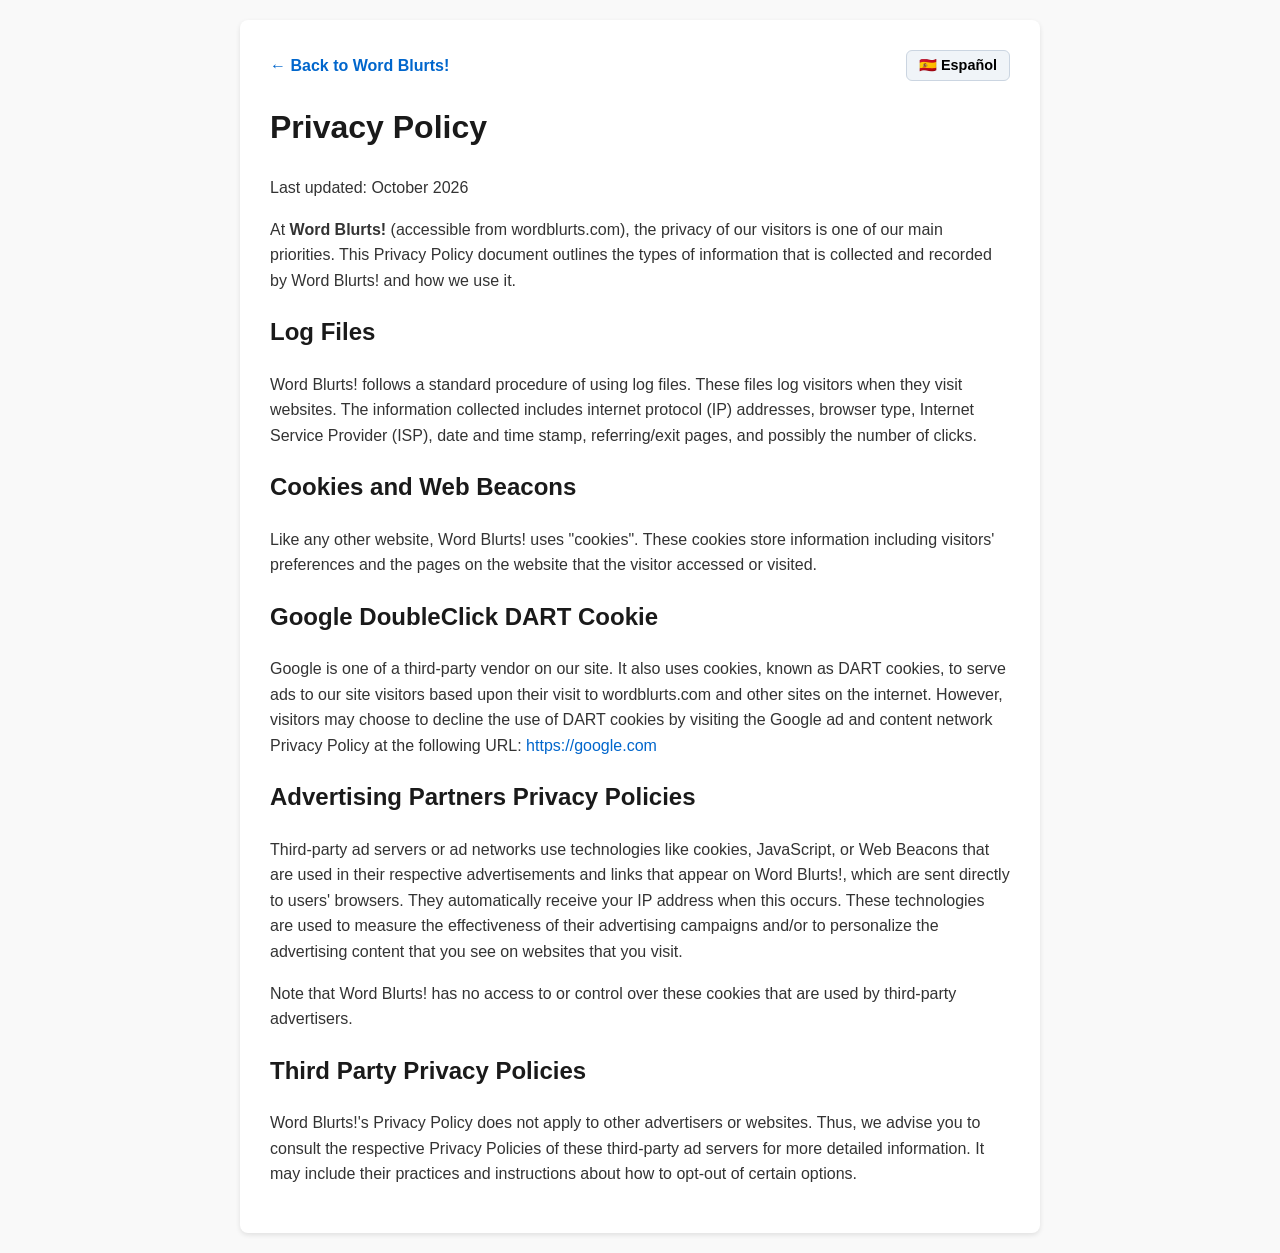
<file: privacy.html>
<!DOCTYPE html>
<html lang="en" translate="no">
<head>
    <meta charset="UTF-8">
    <meta name="viewport" content="width=device-width, initial-scale=1.0">
    <meta name="google" content="notranslate">


<!DOCTYPE html>
<html lang="en">
<head>
    <meta charset="UTF-8">
    <meta name="viewport" content="width=device-width, initial-scale=1.0">
    <title>Privacy Policy - Word Blurts!</title>
    <style>
        body {
            font-family: Arial, sans-serif;
            line-height: 1.6;
            color: #333;
            max-width: 800px;
            margin: 0 auto;
            padding: 20px;
            background-color: #f9f9f9;
        }
        .container {
            background: #fff;
            padding: 30px;
            border-radius: 8px;
            box-shadow: 0 2px 5px rgba(0,0,0,0.1);
        }
        .top-bar {
            display: flex;
            justify-content: space-between;
            align-items: center;
            margin-bottom: 20px;
        }
        h1, h2 { color: #1a1a1a; }
        a { color: #0066cc; text-decoration: none; }
        a:hover { text-decoration: underline; }
        .back-link { font-weight: bold; }
        .lang-btn {
            background: #f0f4f8;
            border: 1px solid #cbd5e1;
            border-radius: 6px;
            padding: 6px 12px;
            font-size: 0.9rem;
            cursor: pointer;
            font-weight: bold;
        }
        .lang-btn:hover { background: #e2e8f0; }
    </style>
</head>
<body>
    <div class="container" id="privacy-content">
        <div class="top-bar">
            <a href="index.html" class="back-link" id="back-link">&larr; Back to Word Blurts!</a>
            <button class="lang-btn" id="lang-btn" onclick="togglePageLang()">🇪🇸 Español</button>
        </div>

        <div id="privacy-body"></div>
    </div>

    <script>
        let pageLang = localStorage.getItem("wordblurts_lang") || "en";

        function renderPrivacyPage() {
            const isEs = (pageLang === "es");
            document.documentElement.lang = isEs ? "es" : "en";
            document.title = isEs ? "Política de Privacidad - Word Blurts!" : "Privacy Policy - Word Blurts!";

            const backLink = document.getElementById("back-link");
            const langBtn = document.getElementById("lang-btn");
            const bodyDiv = document.getElementById("privacy-body");

            if (backLink) backLink.innerHTML = isEs ? "&larr; Volver a Word Blurts!" : "&larr; Back to Word Blurts!";
            if (langBtn) langBtn.textContent = isEs ? "🇺🇸 English" : "🇪🇸 Español";

            if (bodyDiv && isEs) {
                bodyDiv.innerHTML = `
                    <h1>Política de Privacidad</h1>
                    <p>Última actualización: Octubre de 2026</p>

                    <p>En <strong>Word Blurts!</strong> (accesible desde wordblurts.com), la privacidad de nuestros visitantes es una de nuestras principales prioridades. Este documento de Política de Privacidad describe los tipos de información que Word Blurts! recopila y registra, y cómo la utilizamos.</p>

                    <h2>Archivos de Registro</h2>
                    <p>Word Blurts! sigue un procedimiento estándar de uso de archivos de registro. Estos archivos registran a los visitantes cuando visitan sitios web. La información recopilada incluye direcciones de protocolo de Internet (IP), tipo de navegador, proveedor de servicios de Internet (ISP), marca de fecha y hora, páginas de referencia o salida y, posiblemente, el número de clics.</p>

                    <h2>Cookies y Balizas Web</h2>
                    <p>Como cualquier otro sitio web, Word Blurts! utiliza "cookies". Estas cookies almacenan información que incluye las preferencias de los visitantes y las páginas del sitio web a las que el visitante accedió o visitó.</p>

                    <h2>Cookie DART de Google DoubleClick</h2>
                    <p>Google es uno de los proveedores externos en nuestro sitio. También utiliza cookies, conocidas como cookies DART, para mostrar anuncios a los visitantes de nuestro sitio en función de su visita a wordblurts.com y otros sitios en Internet. Sin embargo, los visitantes pueden optar por rechazar el uso de las cookies DART visitando la Política de Privacidad de la red de contenido y anuncios de Google en la siguiente URL: <a href="https://google.com" target="_blank" rel="noopener noreferrer">https://google.com</a></p>

                    <h2>Políticas de Privacidad de Socios Publicitarios</h2>
                    <p>Los servidores de anuncios o redes publicitarias de terceros utilizan tecnologías como cookies, JavaScript o balizas web en sus respectivos anuncios y enlaces que aparecen en Word Blurts!, los cuales se envían directamente a los navegadores de los usuarios. Reciben automáticamente su dirección IP cuando esto ocurre. Estas tecnologías se utilizan para medir la efectividad de sus campañas publicitarias y/o personalizar el contenido publicitario que ve en los sitios web que visita.</p>
                    <p>Tenga en cuenta que Word Blurts! no tiene acceso ni control sobre estas cookies que utilizan los anunciantes externos.</p>

                    <h2>Políticas de Privacidad de Terceros</h2>
                    <p>La Política de Privacidad de Word Blurts! no se aplica a otros anunciantes o sitios web. Por lo tanto, le recomendamos consultar las respectivas Políticas de Privacidad de estos servidores de anuncios de terceros para obtener información más detallada, incluidas sus prácticas e instrucciones sobre cómo excluirse de ciertas opciones.</p>
                `;
            }
            else if (bodyDiv) {
                bodyDiv.innerHTML = `
                    <h1>Privacy Policy</h1>
                    <p>Last updated: October 2026</p>

                    <p>At <strong>Word Blurts!</strong> (accessible from wordblurts.com), the privacy of our visitors is one of our main priorities. This Privacy Policy document outlines the types of information that is collected and recorded by Word Blurts! and how we use it.</p>

                    <h2>Log Files</h2>
                    <p>Word Blurts! follows a standard procedure of using log files. These files log visitors when they visit websites. The information collected includes internet protocol (IP) addresses, browser type, Internet Service Provider (ISP), date and time stamp, referring/exit pages, and possibly the number of clicks.</p>

                    <h2>Cookies and Web Beacons</h2>
                    <p>Like any other website, Word Blurts! uses "cookies". These cookies store information including visitors' preferences and the pages on the website that the visitor accessed or visited.</p>

                    <h2>Google DoubleClick DART Cookie</h2>
                    <p>Google is one of a third-party vendor on our site. It also uses cookies, known as DART cookies, to serve ads to our site visitors based upon their visit to wordblurts.com and other sites on the internet. However, visitors may choose to decline the use of DART cookies by visiting the Google ad and content network Privacy Policy at the following URL: <a href="https://google.com" target="_blank" rel="noopener noreferrer">https://google.com</a></p>

                    <h2>Advertising Partners Privacy Policies</h2>
                    <p>Third-party ad servers or ad networks use technologies like cookies, JavaScript, or Web Beacons that are used in their respective advertisements and links that appear on Word Blurts!, which are sent directly to users' browsers. They automatically receive your IP address when this occurs. These technologies are used to measure the effectiveness of their advertising campaigns and/or to personalize the advertising content that you see on websites that you visit.</p>
                    <p>Note that Word Blurts! has no access to or control over these cookies that are used by third-party advertisers.</p>

                    <h2>Third Party Privacy Policies</h2>
                    <p>Word Blurts!'s Privacy Policy does not apply to other advertisers or websites. Thus, we advise you to consult the respective Privacy Policies of these third-party ad servers for more detailed information. It may include their practices and instructions about how to opt-out of certain options.</p>
                `;
            }
        }

        function togglePageLang() {
            pageLang = (pageLang === "es") ? "en" : "es";
            localStorage.setItem("wordblurts_lang", pageLang);
            renderPrivacyPage();
        }

        renderPrivacyPage();
    </script>
</body>
</html>
</file>
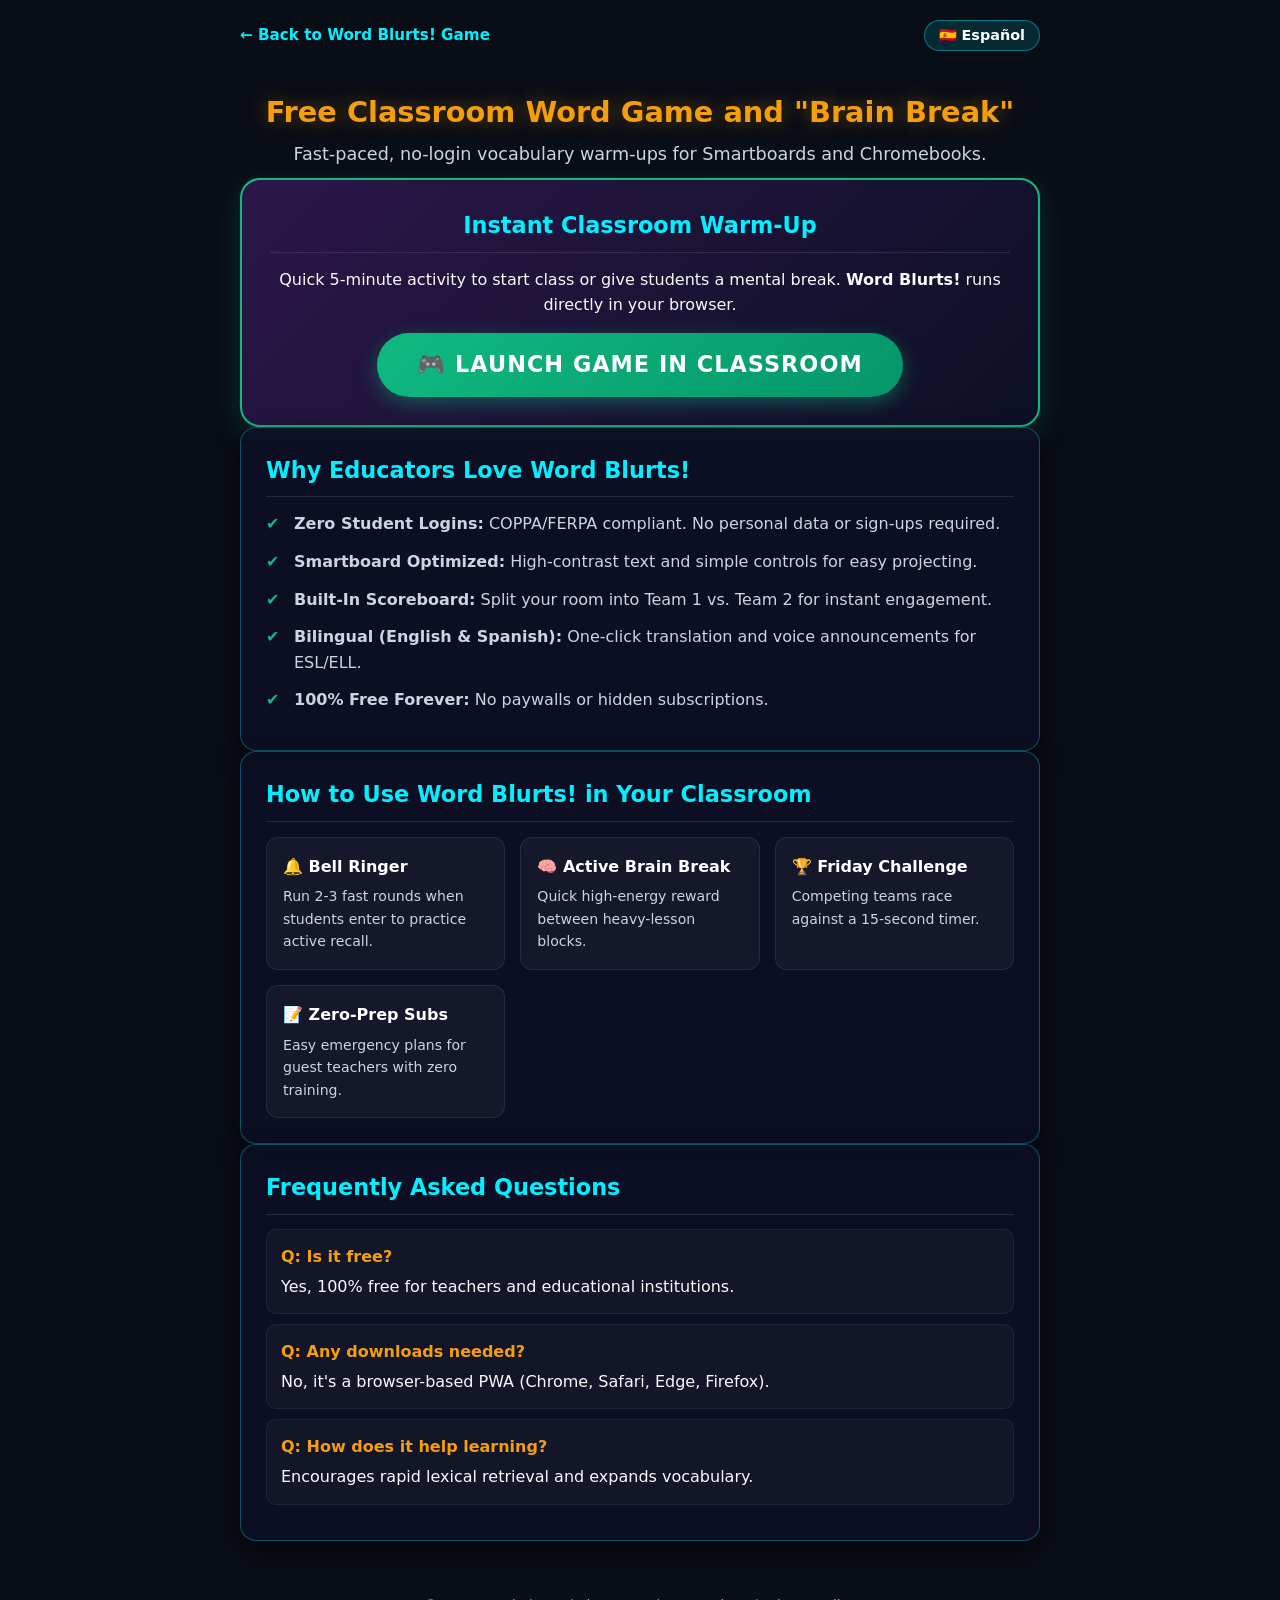
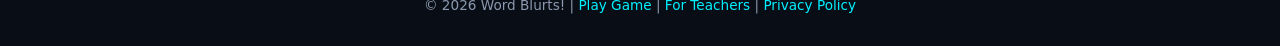
<file: teachers.html>
<!DOCTYPE html>
<html lang="en" translate="no">
<head>
    <meta charset="UTF-8">
    <meta name="viewport" content="width=device-width, initial-scale=1.0">
    <meta name="google" content="notranslate">


<!DOCTYPE html>
<html lang="en">
<head>
    <meta charset="UTF-8">
    <meta name="viewport" content="width=device-width, initial-scale=1.0">
    <title>Free Classroom Word Game & Vocabulary Warm-Up | Word Blurts!</title>
    <meta name="description" content="Word Blurts! is a free, no-login online word game for classrooms. Perfect for Smartboards, Chromebooks, 5-minute vocabulary warm-ups, and fun, brain breaks!">
    <meta name="keywords" content="classroom word game, free smartboard games, vocabulary warm up, brain break games, middle school word games, ESL games no login, online team games for students">

    <!-- Open Graph Meta Tags -->
    <meta property="og:type" content="website">
    <meta property="og:url" content="https://wordblurts.com">
    <meta property="og:title" content="Word Blurts! - Free Classroom Word Game & Brain Break">
    <meta property="og:description" content="Zero setup, no student logins or personal data required. Fast-paced, 15-second category challenges for phones, Smartboards and Chromebooks.">
    <meta property="og:image" content="https://wordblurts.com">

    <!-- Favicon & PWA Tags -->
    <meta name="theme-color" content="#7b2cbf">
    <link rel="apple-touch-icon" href="icon-192.png">

    <style>
        :root {
            --primary-purple: #7b2cbf;
            --accent-yellow: #f59e0b;
            --accent-green: #10b981;
            --card-bg: rgba(13, 16, 38, 0.85);
            --card-border: rgba(0, 240, 255, 0.3);
            --text-color: #f8fafc;
            --text-muted: #cbd5e1;
        }

        * {
            box-sizing: border-box;
            margin: 0;
            padding: 0;
            font-family: 'Segoe UI', system-ui, -apple-system, sans-serif;
        }

        body {
            background-color: #090d16;
            color: var(--text-color);
            min-height: 100vh;
            display: flex;
            flex-direction: column;
            align-items: center;
            line-height: 1.6;
            padding: 20px;
        }

        .container {
            width: 100%;
            max-width: 800px;
            display: flex;
            flex-direction: column;
            gap: 24px;
            margin: 0 auto;
        }

        .top-nav-row {
            width: 100%;
            display: flex;
            justify-content: space-between;
            align-items: center;
            margin-bottom: 10px;
        }

        header {
            text-align: center;
            padding: 10px 0 10px;
        }

        .back-link {
            color: #00f0ff;
            text-decoration: none;
            font-weight: 700;
            font-size: 0.95rem;
            display: inline-flex;
            align-items: center;
            gap: 6px;
            transition: color 0.2s ease;
        }

        .back-link:hover {
            color: #ffffff;
            text-decoration: underline;
        }

        .lang-toggle-btn {
            background: rgba(0, 240, 255, 0.12);
            border: 1px solid rgba(0, 240, 255, 0.4);
            color: #ffffff;
            padding: 6px 14px;
            border-radius: 20px;
            font-size: 0.9rem;
            font-weight: 700;
            cursor: pointer;
            transition: background 0.2s ease;
        }

        .lang-toggle-btn:hover {
            background: rgba(0, 240, 255, 0.25);
        }

        h1 {
            color: var(--accent-yellow);
            font-size: 1.8rem;
            font-weight: 900;
            line-height: 1.2;
            margin-bottom: 10px;
            text-shadow: 0 0 20px rgba(245, 158, 11, 0.4);
        }

        .subtitle {
            color: var(--text-muted);
            font-size: 1.1rem;
        }

        .hero-card {
            background: linear-gradient(135deg, rgba(123, 44, 191, 0.3) 0%, rgba(13, 16, 38, 0.9) 100%);
            border: 2px solid var(--accent-green);
            border-radius: 20px;
            padding: 28px;
            text-align: center;
            box-shadow: 0 10px 30px rgba(16, 185, 129, 0.2);
        }

        .play-now-btn {
            display: inline-block;
            background: linear-gradient(135deg, #10b981 0%, #059669 100%);
            color: white;
            font-size: 1.4rem;
            font-weight: 800;
            padding: 14px 40px;
            border-radius: 50px;
            text-decoration: none;
            text-transform: uppercase;
            letter-spacing: 1px;
            margin-top: 15px;
            box-shadow: 0 6px 20px rgba(16, 185, 129, 0.4);
            transition: transform 0.2s ease, box-shadow 0.2s ease;
        }

        .play-now-btn:hover {
            transform: translateY(-2px);
            box-shadow: 0 10px 25px rgba(16, 185, 129, 0.6);
        }

        .section-card {
            background: var(--card-bg);
            border: 1px solid var(--card-border);
            border-radius: 16px;
            padding: 25px;
            box-shadow: 0 10px 25px rgba(0, 0, 0, 0.6);
        }

        h2 {
            color: #00f0ff;
            font-size: 1.4rem;
            margin-bottom: 14px;
            border-bottom: 1px solid rgba(255, 255, 255, 0.1);
            padding-bottom: 8px;
        }

        ul {
            list-style: none;
            padding-left: 0;
        }

        li {
            margin-bottom: 12px;
            padding-left: 28px;
            position: relative;
            color: var(--text-muted);
        }

        li::before {
            content: "✔";
            position: absolute;
            left: 0;
            color: var(--accent-green);
            font-weight: bold;
        }

        .use-case-grid {
            display: grid;
            grid-template-columns: repeat(auto-fit, minmax(220px, 1fr));
            gap: 15px;
            margin-top: 15px;
        }

        .use-case-box {
            background: rgba(255, 255, 255, 0.04);
            border: 1px solid rgba(255, 255, 255, 0.08);
            border-radius: 12px;
            padding: 16px;
        }

        .use-case-box h4 {
            color: #ffffff;
            font-size: 1rem;
            margin-bottom: 6px;
        }

        .use-case-box p {
            font-size: 0.88rem;
            color: var(--text-muted);
        }

        .faq-item {
            background: rgba(255, 255, 255, 0.03);
            border-radius: 10px;
            padding: 14px;
            margin-bottom: 10px;
            border: 1px solid rgba(255, 255, 255, 0.06);
        }

        .faq-item strong {
            color: var(--accent-yellow);
            display: block;
            margin-bottom: 4px;
        }

        footer {
            text-align: center;
            padding: 30px 0 10px;
            font-size: 0.85rem;
            color: #8a99ad;
        }

        footer a {
            color: #00f0ff;
            text-decoration: none;
        }

        @media (max-width: 600px) {
            h1 { font-size: 1.5rem; }
            .hero-card { padding: 20px 15px; }
            .play-now-btn { font-size: 1.1rem; padding: 12px 28px; }
        }
    </style>

    <!-- Schema Markup for Educational Web Application & FAQ -->
    <script type="application/ld+json">
    {
      "@context": "https://schema.org",
      "@graph": [
        {
          "@type": "WebApplication",
          "name": "Word Blurts! Classroom Edition",
          "url": "https://wordblurts.com",
          "applicationCategory": "EducationalApplication",
          "genre": "Classroom Vocabulary & Brain Break Game",
          "operatingSystem": "All (Web Browser)",
          "offers": {
            "@type": "Offer",
            "price": "0.00",
            "priceCurrency": "USD"
          },
          "description": "No-login, fast-paced browser word game, designed for classroom Smartboards, Chromebooks, vocabulary practice, and quick brain breaks."
        },
        {
          "@type": "FAQPage",
          "mainEntity": [
            {
              "@type": "Question",
              "name": "Is Word Blurts! free for school classrooms?",
              "acceptedAnswer": {
                "@type": "Answer",
                "text": "Yes, Word Blurts! is 100% free to use on Smartboards, Chromebooks, tablets, phones and desktop computers with no paid upgrades or accounts required."
              }
            },
            {
              "@type": "Question",
              "name": "Do students need to create an account or sign in?",
              "acceptedAnswer": {
                "@type": "Answer",
                "text": "No. Word Blurts! requires zero student accounts, emails, or logins."
              }
            }
          ]
        }
      ]
    }
    </script>
</head>
<body>
    <div class="container">
        <div class="top-nav-row">
            <a href="index.html" class="back-link" id="teachers-back-link">&larr; Back to Word Blurts! Game</a>
            <button class="lang-toggle-btn" id="teachers-lang-btn" onclick="toggleTeachersLang()">🇪🇸 Español</button>
        </div>

        <div id="teachers-main-content"></div>

        <footer id="teachers-footer"></footer>
    </div>
    <script>
        let teachersLang = localStorage.getItem("wordblurts_lang") || "en";

        function renderTeachersPage() {
            const isEs = (teachersLang === "es");
            document.documentElement.lang = isEs ? "es" : "en";
            document.title = isEs
                ? "Juego de Palabras Gratuito para el Aula y Vocabulario | Word Blurts!"
                : "Free Classroom Word Game & Vocabulary Warm-Up | Word Blurts!";

            const backLink = document.getElementById("teachers-back-link");
            const langBtn = document.getElementById("teachers-lang-btn");
            const mainContent = document.getElementById("teachers-main-content");
            const footer = document.getElementById("teachers-footer");

            if (backLink) {
                backLink.innerHTML = isEs ? "&larr; Volver al juego Word Blurts!" : "&larr; Back to Word Blurts! Game";
            }
            if (langBtn) {
                langBtn.textContent = isEs ? "🇺🇸 English" : "🇪🇸 Español";
            }

            if (mainContent) {
                mainContent.innerHTML = isEs ? `
                    <header>
                        <h1>Juego de Palabras Gratuito y "Descanso Mental"</h1>
                        <p class="subtitle">Calentamientos de vocabulario rápidos y sin inicio de sesión para pizarras digitales y Chromebooks.</p>
                    </header>
                    <div class="hero-card">
                        <h2>Calentamiento Instantáneo para el Aula</h2>
                        <p>Actividad rápida de 5 minutos para iniciar clases o dar un descanso mental. <strong>Word Blurts!</strong> funciona directo en tu navegador.</p>
                        <a href="index.html" class="play-now-btn">🎮 Iniciar Juego en el Aula</a>
                    </div>
                    <div class="section-card">
                        <h2>Por Qué los Maestros Aman Word Blurts!</h2>
                        <ul>
                            <li><strong>Sin Cuentas de Estudiantes:</strong> Cumple con COPPA/FERPA. Sin datos personales o registros.</li>
                            <li><strong>Optimizado para Pizarras:</strong> Texto grande de alto contraste y controles sencillos.</li>
                            <li><strong>Marcador de Equipos:</strong> Divide el salón en Equipo 1 y Equipo 2 para participación instantánea.</li>
                            <li><strong>Bilingüe (Inglés/Español):</strong> Traducción en un clic y anuncios de voz ideales para aulas ESL/ELL.</li>
                            <li><strong>100% Gratis:</strong> Sin muros de pago o suscripciones.</li>
                        </ul>
                    </div>
                    <div class="section-card">
                        <h2>Cómo Usar Word Blurts! en Tu Aula</h2>
                        <div class="use-case-grid">
                            <div class="use-case-box"><h4>🔔 Actividad Inicial</h4><p>2 o 3 rondas rápidas al entrar para activar la memoria.</p></div>
                            <div class="use-case-box"><h4>🧠 Descanso Mental</h4><p>Recompensa enérgica entre bloques de lecciones.</p></div>
                            <div class="use-case-box"><h4>🏆 Desafío de Equipos</h4><p>Competencia por puntos con reloj de 15 segundos.</p></div>
                            <div class="use-case-box"><h4>📝 Planes para Suplentes</h4><p>Actividad sin preparación previa para docentes invitados.</p></div>
                        </div>
                    </div>
                    <div class="section-card">
                        <h2>Preguntas Frecuentes</h2>
                        <div class="faq-item"><strong>P: ¿Es gratuito?</strong><p>Sí, 100% gratuito para escuelas y maestros.</p></div>
                        <div class="faq-item"><strong>P: ¿Requiere descargas?</strong><p>No, es una PWA basada en navegador (Chrome, Safari, Edge, Firefox).</p></div>
                        <div class="faq-item"><strong>P: ¿Cómo ayuda a aprender?</strong><p>Fomenta recuperación léxica, amplía vocabulario y mejora la velocidad cognitiva.</p></div>
                    </div>
                ` : `
                    <header>
                        <h1>Free Classroom Word Game and "Brain Break"</h1>
                        <p class="subtitle">Fast-paced, no-login vocabulary warm-ups for Smartboards and Chromebooks.</p>
                    </header>
                    <div class="hero-card">
                        <h2>Instant Classroom Warm-Up</h2>
                        <p>Quick 5-minute activity to start class or give students a mental break. <strong>Word Blurts!</strong> runs directly in your browser.</p>
                        <a href="index.html" class="play-now-btn">🎮 Launch Game in Classroom</a>
                    </div>
                    <div class="section-card">
                        <h2>Why Educators Love Word Blurts!</h2>
                        <ul>
                            <li><strong>Zero Student Logins:</strong> COPPA/FERPA compliant. No personal data or sign-ups required.</li>
                            <li><strong>Smartboard Optimized:</strong> High-contrast text and simple controls for easy projecting.</li>
                            <li><strong>Built-In Scoreboard:</strong> Split your room into Team 1 vs. Team 2 for instant engagement.</li>
                            <li><strong>Bilingual (English & Spanish):</strong> One-click translation and voice announcements for ESL/ELL.</li>
                            <li><strong>100% Free Forever:</strong> No paywalls or hidden subscriptions.</li>
                        </ul>
                    </div>
                    <div class="section-card">
                        <h2>How to Use Word Blurts! in Your Classroom</h2>
                        <div class="use-case-grid">
                            <div class="use-case-box"><h4>🔔 Bell Ringer</h4><p>Run 2-3 fast rounds when students enter to practice active recall.</p></div>
                            <div class="use-case-box"><h4>🧠 Active Brain Break</h4><p>Quick high-energy reward between heavy-lesson blocks.</p></div>
                            <div class="use-case-box"><h4>🏆 Friday Challenge</h4><p>Competing teams race against a 15-second timer.</p></div>
                            <div class="use-case-box"><h4>📝 Zero-Prep Subs</h4><p>Easy emergency plans for guest teachers with zero training.</p></div>
                        </div>
                    </div>
                    <div class="section-card">
                        <h2>Frequently Asked Questions</h2>
                        <div class="faq-item"><strong>Q: Is it free?</strong><p>Yes, 100% free for teachers and educational institutions.</p></div>
                        <div class="faq-item"><strong>Q: Any downloads needed?</strong><p>No, it's a browser-based PWA (Chrome, Safari, Edge, Firefox).</p></div>
                        <div class="faq-item"><strong>Q: How does it help learning?</strong><p>Encourages rapid lexical retrieval and expands vocabulary.</p></div>
                    </div>
                `;
            }

            if (footer) {
                footer.innerHTML = isEs
                    ? `&copy; 2026 Word Blurts! | <a href="index.html">Jugar</a> | <a href="teachers.html">Para maestros</a> | <a href="privacy.html">Política de privacidad</a>`
                    : `&copy; 2026 Word Blurts! | <a href="index.html">Play Game</a> | <a href="teachers.html">For Teachers</a> | <a href="privacy.html">Privacy Policy</a>`;
            }
        }

        function toggleTeachersLang() {
            teachersLang = (teachersLang === "es") ? "en" : "es";
            localStorage.setItem("wordblurts_lang", teachersLang);
            renderTeachersPage();
        }

        renderTeachersPage();
    </script>
</body>
</html>
</file>
